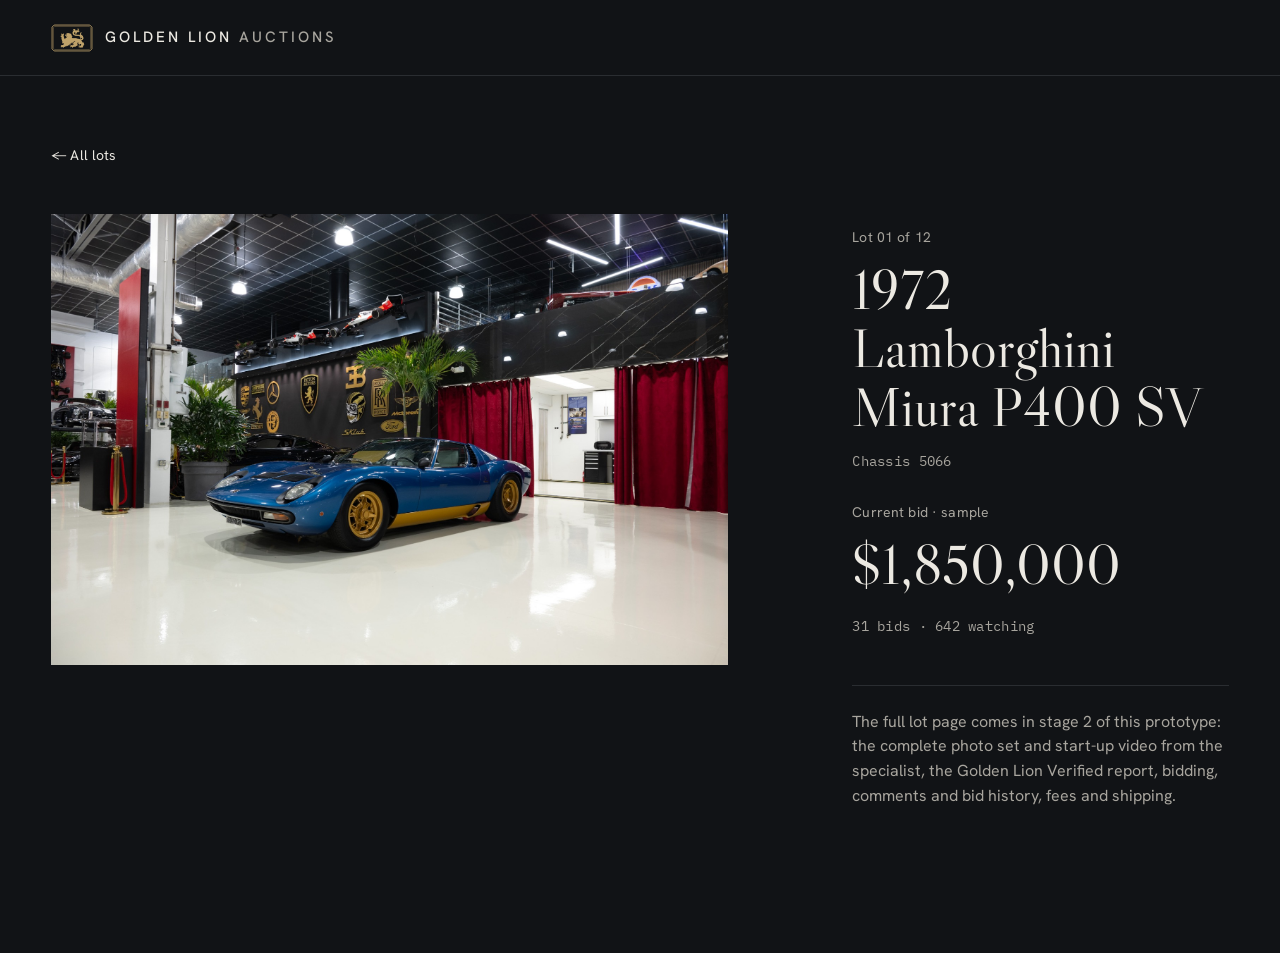
<file: lot.html>
<!doctype html>
<html lang="en">
<head>
<meta charset="utf-8">
<meta name="viewport" content="width=device-width, initial-scale=1">
<title>Lot — Golden Lion Auctions</title>
<link rel="preconnect" href="https://fonts.googleapis.com">
<link rel="preconnect" href="https://fonts.gstatic.com" crossorigin>
<link href="https://fonts.googleapis.com/css2?family=Hanken+Grotesk:wght@400;500&family=IBM+Plex+Mono:wght@400;500&family=Libre+Caslon+Display&display=swap" rel="stylesheet">
<link rel="stylesheet" href="css/gla.css?v=3">
<style>
  .lotpage { padding: var(--s-8) 0 var(--s-10); }
  .lotpage .back { display: inline-block; margin-bottom: var(--s-7); }
  .lotpage .back:hover { color: var(--ink); }
  .lotpage__grid { align-items: start; row-gap: var(--s-7); }
  .lotpage__img { grid-column: 1 / span 7; width: 100%; height: auto; aspect-ratio: 3 / 2; object-fit: cover; background: var(--g1); }
  .lotpage__info { grid-column: 9 / span 4; }
  .lotpage__info h1 { font-family: var(--f-display); font-weight: 400; font-size: var(--t-section); line-height: 1.04; margin: var(--s-2) 0 var(--s-4); }
  .lotpage__bid { font: 400 var(--t-bid)/1 var(--f-display); display: block; margin: var(--s-2) 0 var(--s-5); }
  .lotpage__note { margin-top: var(--s-7); padding-top: var(--s-5); border-top: 1px solid var(--rule); color: var(--ink-2); font-size: var(--t-data); }
  @media (max-width: 760px) { .lotpage__img, .lotpage__info { grid-column: 1 / -1; } }
</style>
</head>
<body>
<header class="hdr">
  <div class="wrap hdr__in">
    <a class="lockup" href="index.html" aria-label="Golden Lion Auctions, home">
      <img src="assets/mark-brass.svg" alt="" width="42" height="28">
      <span class="lockup__word">Golden Lion <span>Auctions</span></span>
    </a>
  </div>
</header>
<main class="lotpage">
  <div class="wrap">
    <a class="back key" href="index.html#floor">← All lots</a>
    <div class="grid lotpage__grid">
      <img class="lotpage__img" id="img" src="assets/lots/lot-73.jpg" alt="" width="1920" height="1280">
      <div class="lotpage__info">
        <p class="key" id="lotno">Lot</p>
        <h1 id="name">Lot</h1>
        <p class="data" id="chassis"></p>
        <p class="key" style="margin-top: var(--s-6)">Current bid · sample</p>
        <span class="lotpage__bid" id="bid"></span>
        <p class="data" id="meta"></p>
        <p class="lotpage__note">The full lot page comes in stage 2 of this prototype: the complete photo set and start-up video from the specialist, the Golden Lion Verified report, bidding, comments and bid history, fees and shipping.</p>
      </div>
    </div>
  </div>
</main>
<script src="data/lots.js?v=3"></script>
<script>
  (function () {
    var id = Number(new URLSearchParams(location.search).get('id')) || 73;
    var l = (window.GLA.lots.filter(function (x) { return x.feed_id === id; })[0]) || window.GLA.lots[0];
    var name = l.year + ' ' + l.make + ' ' + l.model;
    document.title = name + ' — Golden Lion Auctions';
    document.getElementById('img').src = l.image;
    document.getElementById('img').alt = name + ', photographed at Patton Motors';
    document.getElementById('lotno').textContent = 'Lot ' + String(l.lot).padStart(2, '0') + ' of 12';
    document.getElementById('name').textContent = name;
    document.getElementById('chassis').textContent = l.chassis + (l.mileage ? ' · ' + l.mileage.toLocaleString('en-US') + ' mi' : '');
    document.getElementById('bid').textContent = '$' + l.current_bid.toLocaleString('en-US');
    document.getElementById('meta').textContent = l.bid_count + ' bids · ' + l.watchers + ' watching';
  })();
</script>
</body>
</html>
</file>
<file: css/gla.css>
/* Golden Lion Auctions — HOME prototype. Concept: CONCEPT.md (v2).
   Every value resolves to a token below; nothing is set inline for one viewport. */

:root {
  /* ground and ink (CONCEPT §5) */
  --g0: #111316;
  --g-lit: #262A30;
  --g1: #181B1F;
  --ink: #ECE9E2;
  --ink-2: #A8A59E;
  --rule: #2A2D31;
  --brass: #BFA26A;
  --paper: #ECE7DD;        /* the light pause (concepts 1–2) */
  --paper-ink: #17181A;
  --paper-ink-2: #5B5750;
  --paper-rule: #CFC8BA;

  /* type */
  --f-display: "Libre Caslon Display", "Times New Roman", serif;
  --f-text: "Hanken Grotesk", system-ui, sans-serif;
  --f-mono: "IBM Plex Mono", ui-monospace, monospace;
  --t-micro: 14px;            /* functional floor */
  --t-data: 16px;
  --t-body: 18px;
  --t-name: 20px;
  --t-clock: 32px;
  --t-vin: clamp(26px, 3.2vw, 46px);
  --t-section: clamp(40px, 4.4vw, 56px);
  --t-bid: clamp(40px, 4.4vw, 56px);
  --t-lot: clamp(56px, 7.4vw, 104px);

  /* space: 4px base */
  --s-1: 4px; --s-2: 8px; --s-3: 12px; --s-4: 16px; --s-5: 24px;
  --s-6: 32px; --s-7: 48px; --s-8: 64px; --s-9: 96px; --s-10: 128px;

  /* grid (DNA10) */
  --max: 1440px;
  --gutter: 24px;
  --margin: clamp(16px, 4vw, 64px);
  --header: 76px;

  /* motion (CONCEPT §9) */
  --dur-1: 200ms; --dur-2: 450ms; --dur-3: 900ms; --dur-4: 1200ms;
  --ease-out: cubic-bezier(0.22, 1, 0.36, 1);
  --ease-in: cubic-bezier(0.55, 0, 1, 0.45);
}

*, *::before, *::after { box-sizing: border-box; }
html { -webkit-text-size-adjust: 100%; }
html.lenis, html.lenis body { height: auto; }
.lenis.lenis-smooth { scroll-behavior: auto !important; }
body {
  margin: 0;
  background: var(--g0);
  color: var(--ink);
  font: 400 var(--t-body)/1.55 var(--f-text);
  font-feature-settings: "tnum" 1;
  -webkit-font-smoothing: antialiased;
  overflow-x: clip;
}
img { display: block; max-width: none; }
button, input { font: inherit; color: inherit; }
/* Bootstrap-style reboots underline on hover; both states are named (anti-patterns D5) */
a, a:link, a:visited { color: inherit; text-decoration: none; }
a:hover, a:focus-visible { color: inherit; text-decoration: none; }
:focus-visible { outline: 2px solid var(--ink); outline-offset: 3px; }
.sr { position: absolute; width: 1px; height: 1px; overflow: hidden; clip: rect(0 0 0 0); white-space: nowrap; }

.wrap { width: 100%; max-width: var(--max); margin: 0 auto; padding: 0 var(--margin); }
.grid { display: grid; grid-template-columns: repeat(12, minmax(0, 1fr)); column-gap: var(--gutter); }

/* voices */
.key { font: 400 var(--t-micro)/1.4 var(--f-text); color: var(--ink-2); letter-spacing: 0.01em; }
.data { font: 400 var(--t-micro)/1.4 var(--f-mono); color: var(--ink-2); letter-spacing: 0.02em; }
.display { font-family: var(--f-display); font-weight: 400; letter-spacing: -0.01em; line-height: 0.98; }
.section-line { font-family: var(--f-display); font-size: var(--t-section); line-height: 1.04; letter-spacing: -0.01em; margin: 0; font-weight: 400; }
/* deslop-ignore-next-line 19 — a status dot, solid, no glow */
.live-dot { display: inline-block; width: 8px; height: 8px; border-radius: 50%; background: var(--brass); margin-right: var(--s-2); vertical-align: 1px; }
.live { color: var(--brass); }

/* buttons */
.btn {
  display: inline-flex; align-items: center; justify-content: center; gap: var(--s-2);
  min-height: 48px; padding: 0 var(--s-5);
  font: 500 var(--t-data)/1 var(--f-text); letter-spacing: 0.01em;
  border-radius: 2px; border: 1px solid var(--ink); cursor: pointer;
  transition: background-color var(--dur-1) var(--ease-out), color var(--dur-1) var(--ease-out), border-color var(--dur-1) var(--ease-out);
}
.btn--solid, .btn--solid:link, .btn--solid:visited { background: var(--ink); color: var(--g0); }
.btn--solid:hover { background: #FFFFFF; border-color: #FFFFFF; color: var(--g0); }
.btn--line, .btn--line:link, .btn--line:visited { background: transparent; color: var(--ink); border-color: var(--ink-2); }
.btn--line:hover { border-color: var(--ink); color: var(--ink); }
.btn--line[aria-pressed="true"] { border-color: var(--ink); }
.btn--sm { min-height: 40px; padding: 0 var(--s-4); font-size: var(--t-micro); }

/* ---------- header (sole persistent layer) ---------- */
.hdr { position: sticky; top: 0; z-index: 50; height: var(--header); background: var(--g0); border-bottom: 1px solid var(--rule); }
.hdr__in { height: 100%; display: grid; grid-template-columns: 1fr auto 1fr; align-items: center; gap: var(--s-6); position: relative; }
.lockup { display: flex; align-items: center; gap: var(--s-3); flex: none; }
.lockup img { width: 42px; height: 28px; }
.lockup__word { font: 500 15px/1 var(--f-text); letter-spacing: 0.2em; text-transform: uppercase; white-space: nowrap; }
.lockup__word span { color: var(--ink-2); }
.nav { display: flex; gap: var(--s-6); justify-self: start; }
.lockup--center { grid-column: 2; justify-self: center; gap: var(--s-4); }
.lockup--center img { width: 54px; height: 36px; }
.lockup--center .lockup__word { font-size: 16px; letter-spacing: 0.34em; margin-right: -0.34em; }
.nav a { font: 500 var(--t-micro)/1 var(--f-text); letter-spacing: 0.02em; color: var(--ink-2); padding: var(--s-3) 0; transition: color var(--dur-1) var(--ease-out); }
.nav a:hover, .nav a[aria-current="page"] { color: var(--ink); }
.hdr__act { grid-column: 3; justify-self: end; display: flex; align-items: center; gap: var(--s-5); }
.icon-btn { width: 44px; height: 44px; display: grid; place-items: center; background: none; border: 0; cursor: pointer; color: var(--ink-2); }
.icon-btn:hover { color: var(--ink); }
.icon-btn svg { width: 20px; height: 20px; }
.hdr__signin { font: 500 var(--t-micro)/1 var(--f-text); letter-spacing: 0.02em; color: var(--ink-2); }
.hdr__signin:hover { color: var(--ink); }
.hdr__menu { display: none; }

.search { display: none; position: absolute; left: var(--margin); right: calc(var(--margin) + 330px); top: 50%; transform: translateY(-50%); align-items: center; z-index: 2; background: var(--g0); }
.search input { width: 100%; min-height: 40px; padding: 0 var(--s-3); background: var(--g1); border: 1px solid var(--ink-2); border-radius: 2px; font: 400 var(--t-data)/1 var(--f-text); }
.search input:focus { outline: none; border-color: var(--ink); }
.hdr.is-searching .search { display: flex; }
.hdr.is-searching .nav, .hdr.is-searching .lockup--center { visibility: hidden; }
.menu-panel { position: fixed; z-index: 49; top: var(--header); left: 0; right: 0; background: var(--g0); border-bottom: 1px solid var(--rule); padding: var(--s-5) var(--margin) var(--s-6); }
.menu-panel[hidden] { display: none; }
.menu-panel a { display: block; padding: var(--s-3) 0; font: 500 var(--t-name)/1.3 var(--f-text); border-bottom: 1px solid var(--rule); }
.menu-panel .btn { margin-top: var(--s-5); width: 100%; border-bottom: 1px solid var(--ink); }

/* ---------- 1. the lead lot (stage) ---------- */
.act1 { position: relative; }
.hero {
  position: sticky; top: var(--header); z-index: 1;
  height: calc(100svh - var(--header)); min-height: 640px; max-height: 1100px;
  overflow: hidden; background: var(--g0);
}
.stage { position: absolute; inset: 0; overflow: hidden; }
/* the photo. House light: the car's own silhouette stays at 100% (its pixels are never touched);
   the room around it is dimmed by a soft pool and falls away into the ground. */
.stage__img {
  position: absolute; left: 0; top: 0; transform-origin: 0 0; will-change: transform;
  --room: 0.6;
  /* deslop-ignore-next-line 06 — composites the photo (house light), not page atmosphere */
  -webkit-mask-image: var(--mask), radial-gradient(ellipse var(--rx) var(--ry) at var(--mx) var(--my), rgba(0,0,0,var(--room)) 0%, rgba(0,0,0,calc(var(--room) * 0.5)) 48%, transparent 100%);
  -webkit-mask-size: 100% 100%, 100% 100%; -webkit-mask-repeat: no-repeat;
  -webkit-mask-composite: source-over;
          /* deslop-ignore-next-line 06 */
          mask-image: var(--mask), radial-gradient(ellipse var(--rx) var(--ry) at var(--mx) var(--my), rgba(0,0,0,var(--room)) 0%, rgba(0,0,0,calc(var(--room) * 0.5)) 48%, transparent 100%);
          mask-size: 100% 100%, 100% 100%; mask-repeat: no-repeat;
          mask-composite: add;
}
.stage__img.is-staged { -webkit-mask-image: none; mask-image: none; }
.stage__img.is-staged.is-fade-top { -webkit-mask-image: linear-gradient(to bottom, transparent 0, #000 22%); mask-image: linear-gradient(to bottom, transparent 0, #000 22%); }
.hero__name { position: absolute; z-index: 3; top: clamp(32px, 6vh, 64px); left: 0; right: 0; pointer-events: none; text-align: center; }
.hero__data { display: inline-flex; margin-top: var(--s-5); border-top: 1px solid rgba(236,233,226,0.18); border-bottom: 1px solid rgba(236,233,226,0.18); }
.hero__data > div { display: flex; flex-direction: column; align-items: center; gap: var(--s-2); padding: var(--s-4) var(--s-6); }
.hero__data > div + div { border-left: 1px solid rgba(236,233,226,0.18); }
.hero__data .val { font: 400 28px/1 var(--f-display); color: var(--ink); }
.hero__data .val.clock { font: 400 24px/1 var(--f-mono); letter-spacing: 0.02em; }
.hero__data .val.clock small { font: 400 var(--t-micro)/1 var(--f-mono); color: var(--ink-2); margin: 0 6px 0 1px; }
.hero__data .val.small { font: 400 var(--t-micro)/1.4 var(--f-mono); color: var(--ink-2); padding-top: 6px; }
.hero__cta { display: flex; justify-content: center; gap: var(--s-3); margin-top: var(--s-5); }
.hero__chassis { margin-top: var(--s-3); }
.hero__lot { font-size: clamp(52px, 6.4vw, 92px); }
.btn--brass, .btn--brass:link, .btn--brass:visited { background: var(--brass); border-color: var(--brass); color: var(--g0); }
.btn--brass:hover { background: #CDB27C; border-color: #CDB27C; color: var(--g0); }
.hero__cap { bottom: var(--s-5); }
/* thin brass corner brackets framing the scene (concepts 2/82–83) */
.brackets { position: absolute; inset: var(--s-5); z-index: 3; pointer-events: none; }
.brackets i { position: absolute; width: 28px; height: 28px; border: 0 solid var(--brass); opacity: 0.7; }
.brackets i:nth-child(1) { left: 0; top: 0; border-left-width: 1px; border-top-width: 1px; }
.brackets i:nth-child(2) { right: 0; top: 0; border-right-width: 1px; border-top-width: 1px; }
.brackets i:nth-child(3) { left: 0; bottom: 0; border-left-width: 1px; border-bottom-width: 1px; }
.brackets i:nth-child(4) { right: 0; bottom: 0; border-right-width: 1px; border-bottom-width: 1px; }
/* finale */
.finale { position: relative; z-index: 3; height: 120vh; min-height: 720px; overflow: hidden; background: var(--g0); display: grid; align-items: start; justify-items: center; text-align: center; padding-top: 12vh; }
.finale__img { position: absolute; inset: 0; width: 100%; height: 100%; object-fit: cover; object-position: 50% 100%; opacity: 0.6; }
.finale::after { content: ""; position: absolute; inset: 0; background: linear-gradient(to bottom, var(--g0) 0%, transparent 28%, transparent 70%, var(--g0) 100%); }
.finale__in { position: relative; z-index: 2; display: flex; flex-direction: column; align-items: center; gap: var(--s-5); padding: 0 var(--margin); }
.finale__in img { width: 120px; height: 80px; }
.finale__word { margin: 0; font: 500 clamp(28px, 4vw, 56px)/1 var(--f-text); letter-spacing: 0.42em; margin-right: -0.42em; text-transform: uppercase; }
.finale__line { margin: 0; color: var(--ink-2); font-size: var(--t-data); }
.finale__cap { bottom: var(--s-5); z-index: 2; }
.hero__name .wrap > * { pointer-events: auto; }
.occasion { display: inline-flex; align-items: center; gap: var(--s-3); font: 500 var(--t-micro)/1 var(--f-text); letter-spacing: 0.02em; color: var(--ink); margin: 0 0 var(--s-5); }
.chip { display: inline-block; padding: 5px 10px; background: var(--brass); color: var(--g0); font: 500 var(--t-micro)/1 var(--f-text); letter-spacing: 0.08em; text-transform: uppercase; border-radius: 1px; }
.hero__make { font: 400 var(--t-name)/1.2 var(--f-text); color: var(--ink); margin: 0 0 var(--s-2); }
.hero__lot { font-family: var(--f-display); font-size: var(--t-lot); line-height: 0.94; letter-spacing: -0.015em; margin: 0; font-weight: 400; margin-left: auto; margin-right: auto; }
.hero__chassis { margin: var(--s-4) 0 0; }
.verified { display: inline-flex; align-items: center; gap: var(--s-3); margin-top: var(--s-5); font: 500 var(--t-micro)/1 var(--f-text); letter-spacing: 0.02em; color: var(--ink); }
.verified img { width: 36px; height: 24px; }
.caption { position: absolute; z-index: 3; right: var(--margin); font: 400 var(--t-micro)/1.4 var(--f-text); color: var(--ink-2); letter-spacing: 0.01em; }
.rostrum .caption { top: auto; bottom: calc(100% + var(--s-3)); right: var(--margin); color: var(--ink-2); }
.record__cap { margin-left: auto; }

.rostrum {
  --rostrum: 112px;
  position: absolute; z-index: 4; left: 0; right: 0; bottom: 0; height: var(--rostrum);
  background: var(--g0); border-top: 1px solid var(--brass);
}
.hero { --rostrum: 112px; }
.rostrum .wrap { height: 100%; }
.rostrum__in { height: 100%; align-items: center; }
.rostrum__lede { display: none; grid-column: 1 / span 3; font-size: var(--t-data); line-height: 1.5; color: var(--ink-2); margin: 0; max-width: 26ch; }
.rostrum__bid { grid-column: 1 / span 4; display: flex; align-items: baseline; gap: var(--s-4); }
.rostrum__bid .val { margin-top: 0; }
.rostrum__bid .val { font-family: var(--f-display); font-size: 44px; line-height: 1; display: block; margin-top: var(--s-2); }
.rostrum__clock { grid-column: 5 / span 4; display: flex; align-items: baseline; gap: var(--s-4); flex-wrap: wrap; }
.rostrum__clock .val { margin-top: 0 !important; }
.rostrum__clock .val { font: 400 var(--t-clock)/1 var(--f-mono); display: block; margin-top: var(--s-3); letter-spacing: 0.02em; white-space: nowrap; }
.rostrum__clock .val small { font: 400 var(--t-data)/1 var(--f-mono); color: var(--ink-2); margin: 0 var(--s-2) 0 1px; }
.rostrum__meta { display: block; margin-top: 0; white-space: nowrap; }
.rostrum__bid .rostrum__meta { display: none; }
.rostrum__cta { grid-column: 9 / span 4; display: flex; gap: var(--s-3); justify-content: flex-end; }

/* section label: small tracked caps between hairlines (concepts 73, 79) */
.label-rule { display: flex; align-items: center; gap: var(--s-4); margin: 0 0 var(--s-5); font: 500 var(--t-micro)/1 var(--f-text); letter-spacing: 0.26em; text-transform: uppercase; color: var(--ink-2); }
.label-rule::before, .label-rule::after { content: ""; flex: 1; height: 1px; background: var(--rule); }
.label-rule span { white-space: nowrap; margin-right: -0.26em; }
.label-rule--left::before { flex: 0 0 32px; background: var(--brass); }
.paper .label-rule { color: var(--paper-ink-2); }
.paper .label-rule::before, .paper .label-rule::after { background: var(--paper-rule); }
.paper .label-rule--left::before { background: var(--brass); }

/* ---------- 2. the floor ---------- */
.floor { position: relative; z-index: 2; margin-top: -72px; padding: 0 0 var(--s-9); background: linear-gradient(to bottom, transparent 0, transparent 72px, var(--g0) 72px); }
.floor__sheet { background: var(--g1); border: 1px solid var(--rule); padding-top: var(--s-8); padding-bottom: var(--s-9); max-width: calc(var(--max) - 2 * var(--margin)); }
.floor__head { text-align: center; max-width: 760px; margin: 0 auto var(--s-7); }
.floor__lede { color: var(--ink-2); font-size: var(--t-data); margin: var(--s-4) auto 0; max-width: 56ch; }
.tabs { display: flex; justify-content: center; gap: var(--s-6); border-bottom: 1px solid var(--rule); margin-bottom: var(--s-7); }
.tab {
  position: relative; background: none; border: 0; cursor: pointer; padding: var(--s-4) 0; min-height: 48px;
  font: 500 var(--t-micro)/1 var(--f-text); letter-spacing: 0.02em; color: var(--ink-2);
  transition: color var(--dur-1) var(--ease-out);
}
/* deslop-ignore-next-line 34 — counts are data */
.tab span { color: var(--ink-2); margin-left: var(--s-2); font-family: var(--f-mono); font-weight: 400; }
.tab:hover { color: var(--ink); }
.tab[aria-selected="true"] { color: var(--ink); }
.tab[aria-selected="true"]::after { content: ""; position: absolute; left: 0; right: 0; bottom: -1px; height: 1px; background: var(--brass); }
.cards { display: grid; grid-template-columns: repeat(3, minmax(0, 1fr)); column-gap: var(--s-6); row-gap: var(--s-9); transition: opacity var(--dur-2) var(--ease-out); }
.cards.is-swapping { opacity: 0; }
.card { position: relative; }
.card[hidden] { display: none; }
.card__link { display: block; }
.plate { position: relative; aspect-ratio: 3 / 2; overflow: hidden; background: var(--g1); }
.plate__frame { position: absolute; inset: 0; }
.plate__img { position: absolute; left: 0; top: 0; transform-origin: 0 0; }
.plate__inner { position: absolute; inset: 0; transition: transform 600ms var(--ease-out); }
.card__link:hover .plate__inner { transform: scale(1.03); }
.card__lot { margin: var(--s-4) 0 var(--s-1); }
.card__name { font: 400 22px/1.25 var(--f-text); margin: 0 0 var(--s-1); }
.card__chassis { margin: 0; }
.card__note { margin: var(--s-1) 0 0; }
.dataline { margin-top: var(--s-4); padding-top: var(--s-3); border-top: 1px solid var(--rule); transition: border-color 600ms var(--ease-out); }
.card:hover .dataline { border-top-color: var(--brass); }
.dataline__top { display: flex; justify-content: space-between; gap: var(--s-3); }
/* deslop-ignore-next-line 34 — bids and timers are data */
.dataline__nums { display: flex; align-items: baseline; gap: var(--s-5); margin-top: var(--s-3); font-family: var(--f-mono); }
.dataline__bid { font-size: 22px; font-weight: 500; color: var(--ink); }
.dataline__foot { display: flex; justify-content: space-between; align-items: center; margin-top: var(--s-2); }
.watch-txt { background: none; border: 0; padding: var(--s-3) 0; min-height: 44px; cursor: pointer; font: 500 var(--t-micro)/1 var(--f-text); color: var(--ink-2); letter-spacing: 0.02em; }
.watch-txt:hover, .watch-txt[aria-pressed="true"] { color: var(--ink); }
.watch-txt[aria-pressed="true"]::before { content: "\2713\00a0"; }
.dataline__time, .dataline__bids { font-size: var(--t-data); color: var(--ink); }
.dataline__bids { color: var(--ink-2); margin-left: auto; }
.status--ending { color: var(--ink); font-weight: 500; }
.watch {
  position: absolute; z-index: 2; top: var(--s-3); right: var(--s-3);
  width: 44px; height: 44px; display: grid; place-items: center; cursor: pointer;
  background: rgba(17, 19, 22, 0.86); border: 1px solid var(--rule); border-radius: 2px; color: var(--ink);
  transition: border-color var(--dur-1) var(--ease-out);
}
.watch:hover { border-color: var(--ink-2); }
.watch svg { width: 18px; height: 18px; }
.watch[aria-pressed="true"] svg path { fill: currentColor; }
.floor__more { display: none; margin-top: var(--s-7); }
.empty { color: var(--ink-2); grid-column: 1 / -1; }

/* ---------- silence ---------- */
.silence { position: relative; z-index: 2; background: var(--g0); min-height: 25vh; display: flex; align-items: center; padding: var(--s-9) 0; }
.silence .section-line { max-width: 18ch; }

/* ---------- 3. the record (peak, pinned) ---------- */
.record { position: relative; z-index: 1; height: calc(100svh - var(--header)); min-height: 720px; max-height: 1200px; overflow: hidden; background: var(--g0); --base: clamp(88px, 12vh, 120px); }
.record__text { position: absolute; z-index: 3; top: var(--s-8); left: 0; right: 0; }
.record__col { grid-column: 1 / span 5; }
.record__eyebrow { font: 500 var(--t-data)/1 var(--f-text); letter-spacing: 0.01em; color: var(--ink); margin: 0 0 var(--s-5); }
.seal { width: 160px; height: 107px; margin: 0 0 var(--s-6); }
.seal img { width: 100%; height: 100%; }
.vin { font: 400 var(--t-vin)/1 var(--f-mono); letter-spacing: 0.04em; margin: 0; white-space: nowrap; }
.vin b { font-weight: 400; }
.ticks { list-style: none; padding: 0; margin: var(--s-4) 0 0; display: flex; flex-wrap: wrap; gap: var(--s-2) var(--s-5); }
.ticks li { font: 400 var(--t-micro)/1.4 var(--f-mono); color: var(--ink); }
.ticks li::before { content: "✓"; margin-right: var(--s-2); color: var(--ink); }
.steps { list-style: none; padding: 0; margin: var(--s-7) 0 0; border-top: 1px solid var(--rule); counter-reset: step; }
.steps li { counter-increment: step; display: grid; grid-template-columns: 40px 1fr; gap: var(--s-3); padding: var(--s-3) 0; border-bottom: 1px solid var(--rule); font-size: var(--t-data); line-height: 1.45; color: var(--ink); }
.steps li::before { content: counter(step); font: 500 var(--t-data)/1.45 var(--f-text); color: var(--ink-2); }
.record__base { position: absolute; z-index: 4; left: 0; right: 0; bottom: 0; height: var(--base); background: var(--g0); border-top: 1px solid var(--brass); }
.record__base .wrap { height: 100%; display: flex; align-items: center; gap: var(--s-6); }
.record__base .name { font: 400 var(--t-name)/1.2 var(--f-text); }



/* the paper inspection record (concepts 78, 68: proof shown as a document) */
.report { position: relative; background: var(--paper); color: var(--paper-ink); padding: var(--s-6) var(--s-6) var(--s-5); max-width: 520px; box-shadow: 0 30px 60px -30px rgba(0,0,0,0.6); }
.report__head { display: flex; justify-content: space-between; align-items: baseline; padding-bottom: var(--s-3); border-bottom: 2px solid var(--paper-ink); font: 500 var(--t-data)/1.2 var(--f-text); letter-spacing: 0.02em; }
.report__sample { font: 500 var(--t-micro)/1 var(--f-text); letter-spacing: 0.2em; text-transform: uppercase; color: var(--paper-ink-2); }
.report__fields { margin: var(--s-4) 0 0; }
.report__fields > div { display: grid; grid-template-columns: 92px 1fr; gap: var(--s-3); padding: var(--s-2) 0; border-bottom: 1px solid var(--paper-rule); }
.report__fields dt { font: 500 var(--t-micro)/1.5 var(--f-text); color: var(--paper-ink-2); }
.report__fields dd { margin: 0; font: 400 var(--t-micro)/1.5 var(--f-mono); color: var(--paper-ink); }
.report__vin { font-size: 18px !important; letter-spacing: 0.06em; }
.report__vin b { font-weight: 500; text-decoration: underline; text-decoration-color: var(--brass); text-underline-offset: 4px; }
.report__checks { list-style: none; margin: var(--s-5) 0 0; padding: 0; }
.report__checks li { position: relative; padding: 6px 0 6px 28px; font: 400 var(--t-micro)/1.5 var(--f-text); color: var(--paper-ink); }
.report__checks li::before { content: "\2713"; position: absolute; left: 0; top: 6px; width: 18px; height: 18px; display: grid; place-items: center; border: 1px solid var(--paper-ink); font-size: 12px; line-height: 1; }
.report__sign { display: grid; grid-template-columns: auto 1fr auto 80px; align-items: end; gap: var(--s-3); margin-top: var(--s-6); font: 500 var(--t-micro)/1 var(--f-text); color: var(--paper-ink-2); }
.report__line { height: 1px; background: var(--paper-ink-2); }
.report .seal { position: absolute; right: 20px; bottom: 64px; width: 132px; height: 88px; margin: 0; transform: rotate(-8deg); }
.record__col .label-rule { max-width: 520px; color: var(--ink); }

/* ---------- 4. recently sold ---------- */
.sold { position: relative; z-index: 3; background: var(--g0); padding: var(--s-9) 0; margin-top: 0; box-shadow: 0 -1px 0 var(--rule); }
.sold__head { text-align: center; max-width: 760px; margin: 0 auto var(--s-7); }
.sold__lede { margin: var(--s-4) auto 0; font-size: var(--t-data); max-width: 56ch; }
.ledger { list-style: none; margin: 0; padding: 0; border-top: 1px solid var(--rule); }
.row { display: grid; grid-template-columns: 144px minmax(0, 5fr) minmax(0, 4fr) minmax(0, 2fr); gap: var(--gutter); align-items: center; padding: var(--s-4) 0; border-bottom: 1px solid var(--rule); }
.row .plate { width: 144px; aspect-ratio: 2 / 1; }
.row__name { font: 400 var(--t-name)/1.3 var(--f-text); margin: 0; }
.row__result { text-align: right; font: 500 var(--t-data)/1.3 var(--f-mono); }
.row__result .key { display: block; font-weight: 400; }

/* the light pause: sold + consign on paper */
.paper { background: var(--paper); color: var(--paper-ink); box-shadow: none; }
.paper .key, .paper .data, .paper .lede, .paper p { color: var(--paper-ink-2); }
.paper .section-line, .paper .row__name, .paper .row__result, .paper .row__result .v, .paper h3, .paper address { color: var(--paper-ink); }
.paper .ledger, .paper .row, .paper .house { border-color: var(--paper-rule); }
.paper .vinform input { background: #F6F2EA; border-color: var(--paper-ink-2); color: var(--paper-ink); }
.paper .vinform input::placeholder { color: var(--paper-ink-2); }
.paper .vinform input:focus { border-color: var(--paper-ink); }
.paper .btn--solid, .paper .btn--solid:link, .paper .btn--solid:visited { background: var(--paper-ink); color: var(--paper); border-color: var(--paper-ink); }
.paper .btn--solid:hover { background: #000; border-color: #000; color: var(--paper); }
.paper :focus-visible { outline-color: var(--paper-ink); }
.paper .plate { background: var(--g0); }
.consign.paper { border-top: 1px solid var(--paper-rule); }

/* ---------- 5. consign: a paper panel over a dark frame (concepts 82, 83, 68) ---------- */
.consign { position: relative; z-index: 3; background: var(--g0); padding: var(--s-10) var(--margin); display: grid; grid-template-columns: repeat(12, minmax(0, 1fr)); column-gap: var(--gutter); max-width: var(--max); margin: 0 auto; }
.consign__frame { grid-column: 1 / span 8; grid-row: 1; aspect-ratio: 3 / 2; overflow: hidden; align-self: start; }
.consign__frame img { width: 100%; height: 100%; object-fit: cover; object-position: 50% 60%; display: block; }
.consign__panel { grid-column: 7 / span 6; grid-row: 1; align-self: start; margin-top: var(--s-10); padding: var(--s-8) var(--s-7); position: relative; z-index: 2; }
.consign__panel .section-line { font-size: clamp(32px, 3.2vw, 44px); }
.consign__panel .lede { margin: var(--s-4) 0 var(--s-6); max-width: 44ch; }
.consign__panel .house { margin-top: var(--s-7); padding-top: var(--s-4); border-top: 1px solid var(--paper-rule); }
.consign__panel .house h3 { font: 500 var(--t-micro)/1.3 var(--f-text); letter-spacing: 0.2em; text-transform: uppercase; color: var(--paper-ink-2); margin: 0 0 var(--s-2); }

/* (legacy consign rules below are scoped out by the new markup) */
.vinform { display: flex; gap: var(--s-3); flex-wrap: wrap; align-items: flex-end; }
.vinform label { display: block; width: 100%; }
.vinform input {
  flex: 1 1 320px; min-height: 56px; padding: 0 var(--s-4);
  font: 400 20px/1 var(--f-mono); letter-spacing: 0.08em; text-transform: uppercase;
  background: var(--g0); border: 1px solid var(--ink-2); border-radius: 2px; color: var(--ink);
}
.vinform input::placeholder { color: var(--ink-2); opacity: 1; letter-spacing: 0.04em; }
.vinform input:focus { outline: none; border-color: var(--ink); }
.vinform .btn { min-height: 56px; }
.vinform__msg { width: 100%; margin: var(--s-2) 0 0; min-height: 1.5em; }
.house { grid-column: 9 / span 4; border-top: 1px solid var(--rule); padding-top: var(--s-5); }
.house h3 { font: 500 var(--t-data)/1.3 var(--f-text); margin: 0 0 var(--s-3); }
.house p { margin: 0 0 var(--s-3); color: var(--ink-2); font-size: var(--t-data); }
.house address { font-style: normal; color: var(--ink); font-size: var(--t-data); line-height: 1.6; }

/* ---------- footer ---------- */
.ftr { position: relative; z-index: 3; background: var(--g0); border-top: 1px solid var(--rule); padding: var(--s-8) 0 var(--s-7); }
.ftr__top { align-items: start; }
.ftr__brand { grid-column: 1 / span 4; }
.ftr__brand .lockup { margin-bottom: var(--s-4); }
.ftr__brand p { color: var(--ink-2); font-size: var(--t-data); margin: 0; max-width: 34ch; }
.ftr__col { grid-column: span 2; }
.ftr__col h4 { font: 500 var(--t-micro)/1 var(--f-text); letter-spacing: 0.02em; color: var(--ink-2); margin: 0 0 var(--s-4); }
.ftr__col ul { list-style: none; margin: 0; padding: 0; }
.ftr__col li { margin-bottom: var(--s-2); }
.ftr__col a { font-size: var(--t-data); color: var(--ink); }
.ftr__col a:hover { color: #FFFFFF; }
.ftr__legal { margin-top: var(--s-8); padding-top: var(--s-5); border-top: 1px solid var(--rule); display: flex; justify-content: space-between; gap: var(--s-5); flex-wrap: wrap; }

/* ---------- motion: initial states only exist when JS has armed them ---------- */
.js-motion [data-in="side"] { opacity: 0; transform: translateX(-40px); }
.js-motion [data-in="rise"] { opacity: 0; transform: translateY(24px); }
.js-motion .plate[data-reveal] { clip-path: inset(100% 0 0 0); }
.js-motion .plate[data-reveal] .plate__inner { transform: scale(1.06); }
@media (max-width: 760px) { .js-motion [data-in="side"] { transform: translateY(16px); } }

/* overlap 2 (desktop motion only): the ledger rises over the released record */
.is-desk-motion .sold { margin-top: -30vh; }

/* ---------- tablet ---------- */
@media (max-width: 1100px) {
  .nav { display: none; }
  .cards { grid-template-columns: repeat(2, minmax(0, 1fr)); }
  .rostrum__lede { display: none; }
  .rostrum__bid { grid-column: 1 / span 4; }
  .rostrum__clock { grid-column: 5 / span 4; }
  .rostrum__cta { grid-column: 9 / span 4; }
  .record__col { grid-column: 1 / span 6; }
  .ftr__brand { grid-column: 1 / -1; margin-bottom: var(--s-6); }
  .ftr__col { grid-column: span 3; }
}

/* ---------- phone: authored, not scaled ---------- */
@media (max-width: 760px) {
  :root { --gutter: 16px; --t-section: 36px; --t-bid: 40px; --t-lot: 52px; --t-clock: 26px; }
  .grid { grid-template-columns: repeat(4, minmax(0, 1fr)); }
  .hdr__signin, .hdr__reg { display: none; }
  .hdr__menu { display: grid; justify-self: start; grid-column: 1; grid-row: 1; }
  .lockup--center .lockup__word { font-size: 14px; letter-spacing: 0.24em; margin-right: -0.24em; }
  .lockup--center img { width: 42px; height: 28px; }
  .search { right: calc(var(--margin) + 52px); }
  .hdr__in { gap: var(--s-3); }

  .hero { position: relative; top: 0; height: auto; min-height: 0; max-height: none; overflow: hidden; }
  .hero .stage { aspect-ratio: auto; height: 120vw; }
  .hero__data { display: grid; grid-template-columns: 1fr 1fr; }
  .hero__data > div:last-child { grid-column: 1 / -1; border-left: 0; border-top: 1px solid rgba(236,233,226,0.18); }
  .hero__data > div { padding: var(--s-3) var(--s-3); }
  .brackets { display: none; }
  .hero .stage { position: relative; aspect-ratio: 4 / 5; }
  .hero__name { top: var(--s-6); }
  .hero__lot { max-width: none; }
  .hero .caption { position: relative; right: auto; bottom: auto; display: block; padding: var(--s-3) var(--margin) 0; background: var(--g0); }
  .rostrum { position: relative; height: auto; padding: var(--s-5) 0 var(--s-6); }
  .rostrum__in { row-gap: var(--s-5); }
  .rostrum .caption { position: static; display: block; margin-bottom: var(--s-5); }
  .rostrum__bid, .rostrum__clock { grid-column: 1 / -1; flex-wrap: wrap; }
  .rostrum .caption { position: static; }
  .rostrum__meta { white-space: normal; }
  .rostrum__cta { grid-column: 1 / -1; justify-content: stretch; }
  .rostrum__cta .btn { flex: 1; }

  .floor { padding: var(--s-9) 0 var(--s-8); }
  .tabs { gap: var(--s-5); }
  .cards { grid-template-columns: 1fr; row-gap: var(--s-7); }
  .cards.is-collapsed .card.is-extra { display: none; }
  .floor__more { display: flex; width: 100%; }

  .record { height: auto; min-height: 0; max-height: none; overflow: visible; }
  .record .stage { position: relative; aspect-ratio: 4 / 5; }
  .record__text { position: relative; top: 0; padding: var(--s-7) 0 var(--s-8); background: var(--g0); }
  .record__col { grid-column: 1 / -1; }
  .vin { white-space: normal; word-spacing: 0.3em; }
  .record__base { position: relative; height: auto; padding: var(--s-5) 0; }
  .record__base .wrap { flex-wrap: wrap; }
  .record__cap { margin-left: 0; width: 100%; order: 3; }

  .row { grid-template-columns: 96px minmax(0, 1fr); row-gap: var(--s-2); }
  .row .plate { width: 96px; grid-row: span 3; }
  .row__result { text-align: left; }
  .consign { grid-template-columns: 1fr; padding: var(--s-8) 0; }
  .consign__frame, .consign__panel { grid-column: 1 / -1; }
  .consign__panel { grid-row: 2; margin: -48px var(--margin) 0; padding: var(--s-6) var(--s-5); }
  .floor { margin-top: 0; background: var(--g0); }
  .floor__sheet { border: 0; padding-top: var(--s-8); }
  .report .seal { right: -8px; bottom: -28px; width: 110px; height: 74px; }
  .report { padding: var(--s-5) var(--s-4); }
  .ftr__col { grid-column: span 2; margin-bottom: var(--s-5); }
}

/* ---------- reduced motion: the designed still ---------- */
@media (prefers-reduced-motion: reduce) {
  *, *::before, *::after { transition-duration: 0ms !important; animation: none !important; }
  .hero { position: relative; top: 0; }
  .card__link:hover .plate__inner { transform: none; }
}

/* paper panel overrides (after the legacy .house rules) */
.consign__panel .house address { color: var(--paper-ink); font-style: normal; font-size: var(--t-data); line-height: 1.6; }

/* phone hero: a stack, never type over the car */
@media (max-width: 760px) {
  .hero { display: flex; flex-direction: column; }
  .hero__name { order: 1; position: relative; top: 0; padding: var(--s-7) 0 var(--s-5); }
  .hero .stage { order: 2; position: relative; height: 72vw; }
  .hero .caption.hero__cap { order: 3; position: static; padding: var(--s-3) var(--margin) 0; }
  .hero__data .val { font-size: 22px; }
  .hero__data .val.clock { font-size: 17px; }
  .hero__data .val.clock small { margin: 0 3px 0 1px; }
  .floor__sheet { padding-top: var(--s-7); }
}

/* client crest (from v8) replaces the working hallmark in the lockups and the finale */
.lockup img.crest, .lockup--center img.crest { width: 34px; height: 48px; object-fit: contain; }
.finale__in img.crest--finale { width: 96px; height: 136px; object-fit: contain; }
@media (max-width: 760px) { .lockup--center img.crest { width: 28px; height: 40px; } }
</file>
